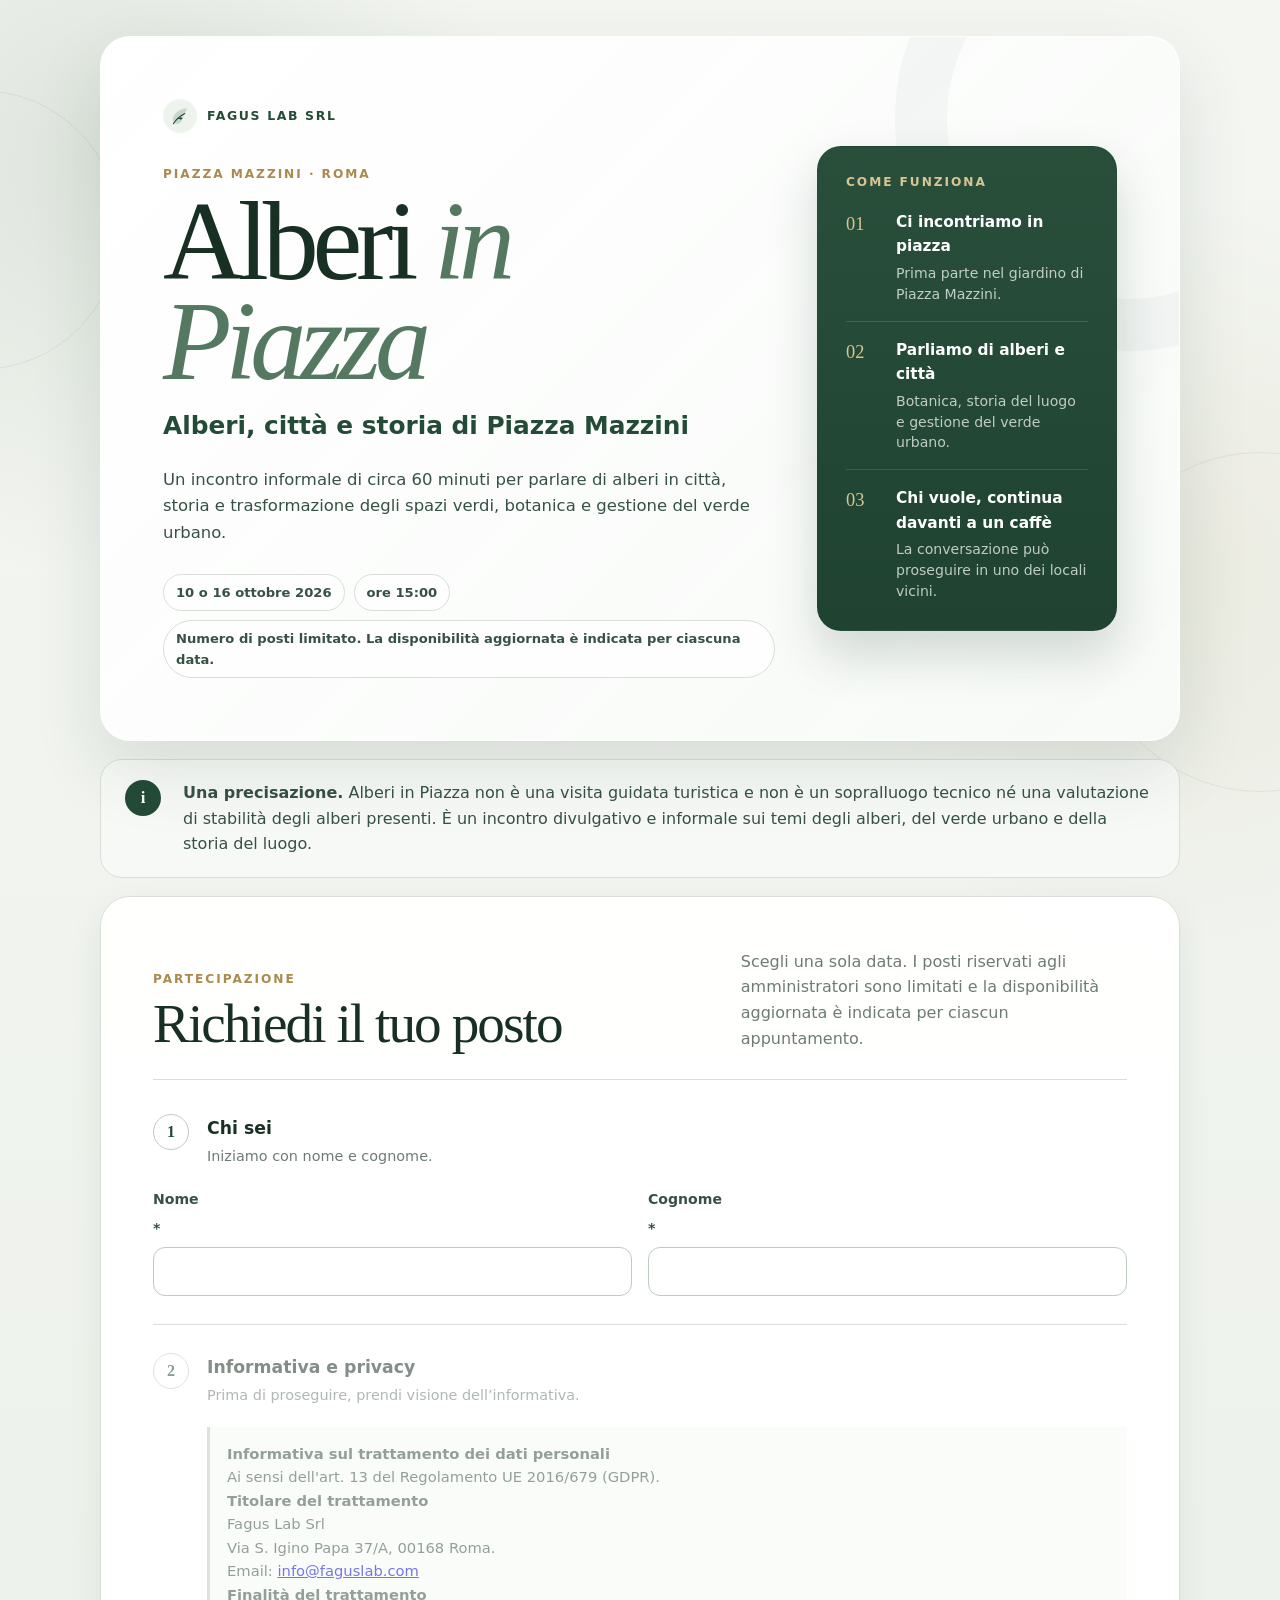
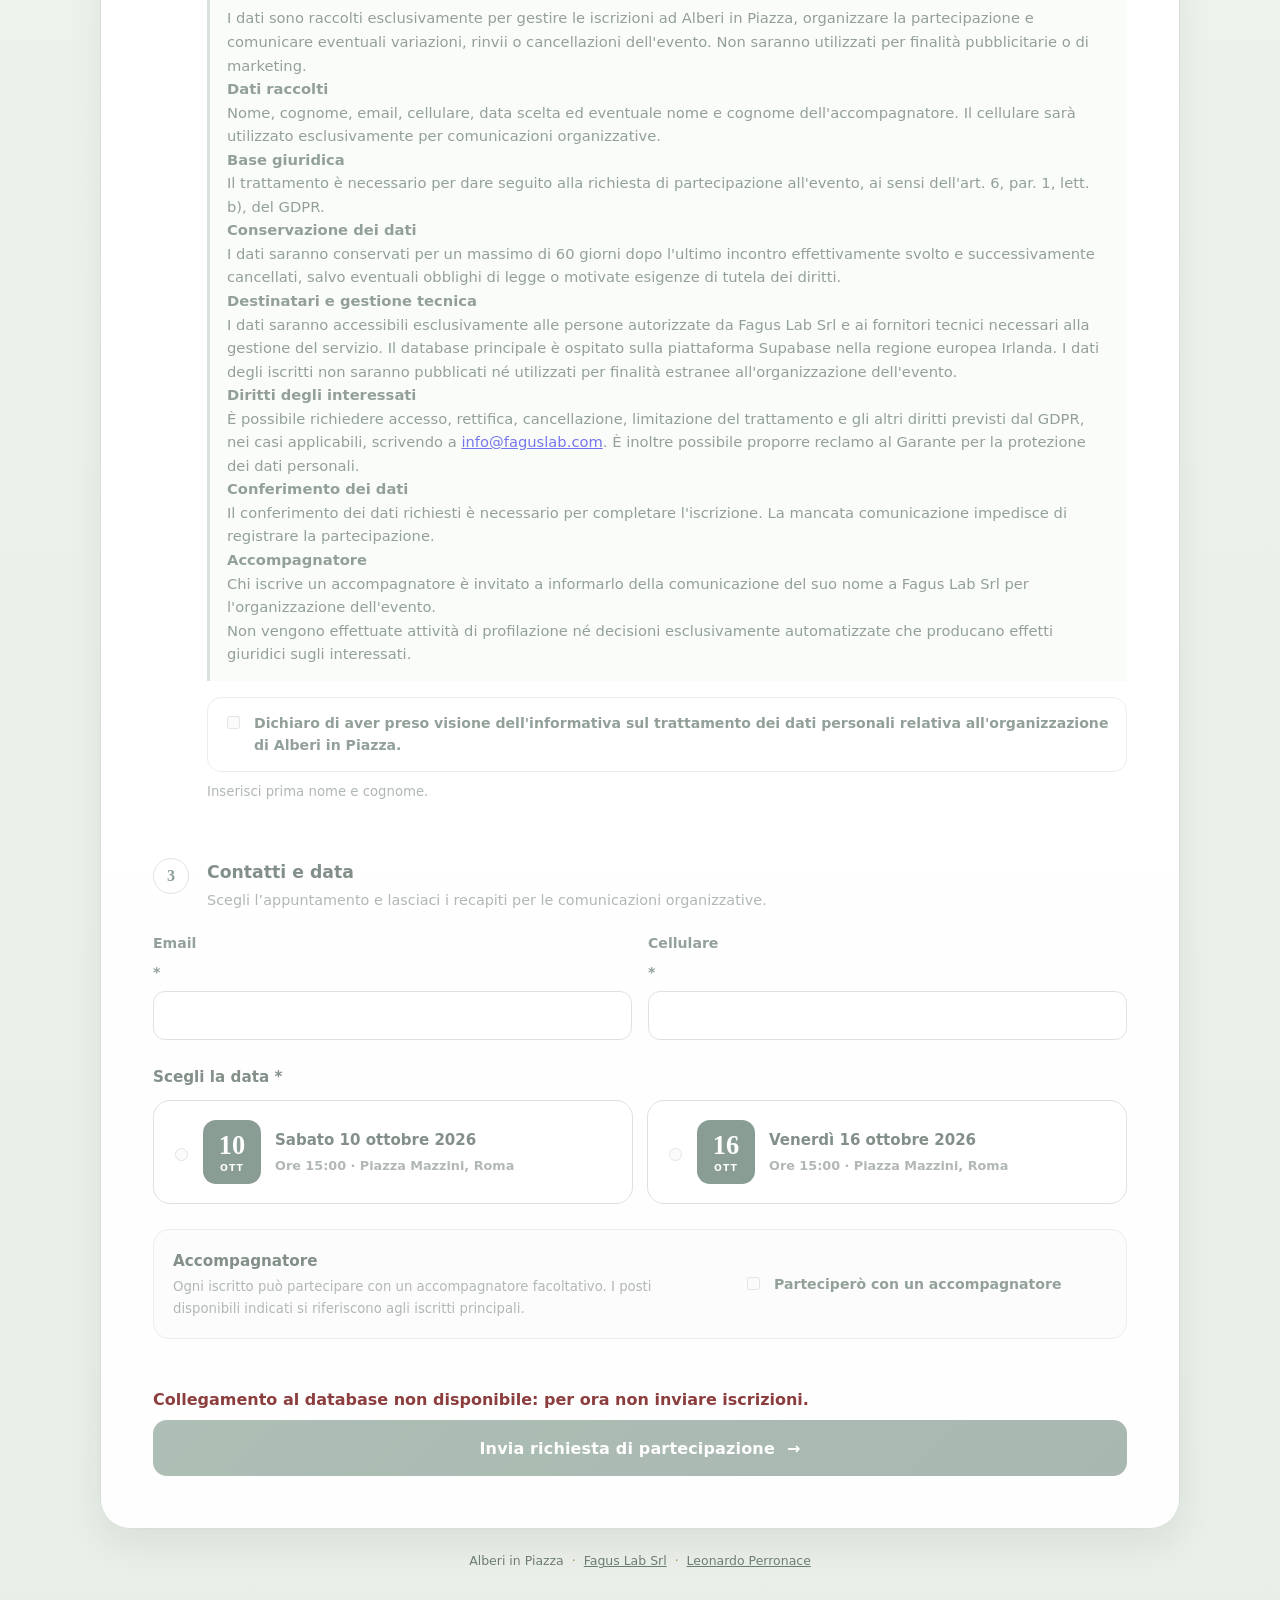
<file: index.html>
<!doctype html>
<html lang="it">
<head>
  <meta charset="utf-8" />
  <meta name="viewport" content="width=device-width, initial-scale=1" />
  <meta name="description" content="Alberi in Piazza – Alberi, città e storia di Piazza Mazzini" />
  <meta name="theme-color" content="#234b37" />
  <title>Alberi in Piazza – Piazza Mazzini</title>
  <link rel="stylesheet" href="style.css" />
</head>
<body>
  <div class="ambient ambient-one" aria-hidden="true"></div>
  <div class="ambient ambient-two" aria-hidden="true"></div>

  <main class="page-shell">
    <section class="hero" aria-labelledby="page-title">
      <div class="hero-copy">
        <div class="brand-row">
          <span class="leaf-mark" aria-hidden="true">
            <svg viewBox="0 0 48 48" role="img">
              <path d="M38.8 8.4C26.2 8.8 14.7 15.1 10.6 26.2c-2.5 6.8.4 11.7 5.3 13.2 4.9 1.5 10.2-1.2 12.8-7.8 2.1-5.3 2.9-11.6 10.1-23.2Z" fill="currentColor" opacity=".18"/>
              <path d="M10.7 39.6c5.3-8.7 12.2-15.2 22.9-20.7M20.2 29.2c2.5-.5 5-.5 7.5 0M25.7 23.5c.4 2.4.2 4.8-.4 7.1" fill="none" stroke="currentColor" stroke-width="2.1" stroke-linecap="round" stroke-linejoin="round"/>
            </svg>
          </span>
          <span>Fagus Lab Srl</span>
        </div>

        <p class="kicker">Piazza Mazzini · Roma</p>
        <h1 id="page-title">Alberi <em>in Piazza</em></h1>
        <p class="hero-subtitle">Alberi, città e storia di Piazza Mazzini</p>
        <p class="hero-intro">
          Un incontro informale di circa 60 minuti per parlare di alberi in città,
          storia e trasformazione degli spazi verdi, botanica e gestione del verde urbano.
        </p>

        <div class="hero-actions" aria-label="Informazioni principali">
          <span class="pill">10 o 16 ottobre 2026</span>
          <span class="pill">ore 15:00</span>
          <span class="pill">Numero di posti limitato. La disponibilità aggiornata è indicata per ciascuna data.</span>
        </div>
      </div>

      <aside class="event-card" aria-label="Come si svolge l'incontro">
        <p class="event-card-label">Come funziona</p>
        <div class="event-point">
          <span class="event-number">01</span>
          <div>
            <strong>Ci incontriamo in piazza</strong>
            <p>Prima parte nel giardino di Piazza Mazzini.</p>
          </div>
        </div>
        <div class="event-point">
          <span class="event-number">02</span>
          <div>
            <strong>Parliamo di alberi e città</strong>
            <p>Botanica, storia del luogo e gestione del verde urbano.</p>
          </div>
        </div>
        <div class="event-point">
          <span class="event-number">03</span>
          <div>
            <strong>Chi vuole, continua davanti a un caffè</strong>
            <p>La conversazione può proseguire in uno dei locali vicini.</p>
          </div>
        </div>
      </aside>
    </section>

    <section class="notice-card" aria-label="Precisazione importante">
      <div class="notice-icon" aria-hidden="true">i</div>
      <p>
        <strong>Una precisazione.</strong> Alberi in Piazza non è una visita guidata turistica e non è
        un sopralluogo tecnico né una valutazione di stabilità degli alberi presenti.
        È un incontro divulgativo e informale sui temi degli alberi, del verde urbano
        e della storia del luogo.
      </p>
    </section>

    <section class="registration-card" aria-labelledby="registration-title">
      <div class="section-heading">
        <div>
          <p class="section-kicker">Partecipazione</p>
          <h2 id="registration-title">Richiedi il tuo posto</h2>
        </div>
        <p>Scegli una sola data. I posti riservati agli amministratori sono limitati e la disponibilità aggiornata è indicata per ciascun appuntamento.</p>
      </div>

      <form id="registrationForm" novalidate>
        <div class="form-step">
          <div class="step-head">
            <span class="step-index">1</span>
            <div>
              <h3>Chi sei</h3>
              <p>Iniziamo con nome e cognome.</p>
            </div>
          </div>

          <div class="grid two-cols">
            <label>
              Nome <span aria-hidden="true">*</span>
              <input id="nome" name="nome" type="text" autocomplete="given-name" required />
            </label>

            <label>
              Cognome <span aria-hidden="true">*</span>
              <input id="cognome" name="cognome" type="text" autocomplete="family-name" required />
            </label>
          </div>
        </div>

        <section id="privacyStep" class="form-step step-panel is-locked" aria-live="polite">
          <div class="step-head">
            <span class="step-index">2</span>
            <div>
              <h3>Informativa e privacy</h3>
              <p>Prima di proseguire, prendi visione dell’informativa.</p>
            </div>
          </div>

          
<div class="privacy-copy">

  <p>
    <strong>Informativa sul trattamento dei dati personali</strong><br>
    Ai sensi dell'art. 13 del Regolamento UE 2016/679 (GDPR).
  </p>

  <p>
    <strong>Titolare del trattamento</strong><br>
    Fagus Lab Srl<br>
    Via S. Igino Papa 37/A, 00168 Roma.<br>
    Email:
    <a href="mailto:info@faguslab.com">info@faguslab.com</a>
  </p>

  <p>
    <strong>Finalità del trattamento</strong><br>
    I dati sono raccolti esclusivamente per gestire
    le iscrizioni ad Alberi in Piazza, organizzare
    la partecipazione e comunicare eventuali
    variazioni, rinvii o cancellazioni dell'evento.
    Non saranno utilizzati per finalità pubblicitarie
    o di marketing.
  </p>

  <p>
    <strong>Dati raccolti</strong><br>
    Nome, cognome, email, cellulare, data scelta
    ed eventuale nome e cognome dell'accompagnatore.
    Il cellulare sarà utilizzato esclusivamente
    per comunicazioni organizzative.
  </p>

  <p>
    <strong>Base giuridica</strong><br>
    Il trattamento è necessario per dare seguito
    alla richiesta di partecipazione all'evento,
    ai sensi dell'art. 6, par. 1, lett. b),
    del GDPR.
  </p>

  <p>
    <strong>Conservazione dei dati</strong><br>
    I dati saranno conservati per un massimo
    di 60 giorni dopo l'ultimo incontro
    effettivamente svolto e successivamente
    cancellati, salvo eventuali obblighi
    di legge o motivate esigenze di tutela
    dei diritti.
  </p>

  <p>
    <strong>Destinatari e gestione tecnica</strong><br>
    I dati saranno accessibili esclusivamente
    alle persone autorizzate da Fagus Lab Srl
    e ai fornitori tecnici necessari
    alla gestione del servizio.

    Il database principale è ospitato
    sulla piattaforma Supabase nella regione
    europea Irlanda.

   I dati degli iscritti non saranno pubblicati
né utilizzati per finalità estranee
all'organizzazione dell'evento.
  </p>

  <p>
    <strong>Diritti degli interessati</strong><br>
    È possibile richiedere accesso, rettifica,
    cancellazione, limitazione del trattamento
    e gli altri diritti previsti dal GDPR,
    nei casi applicabili, scrivendo a

    <a href="mailto:info@faguslab.com">info@faguslab.com</a>.

    È inoltre possibile proporre reclamo
    al Garante per la protezione dei dati personali.
  </p>

  <p>
    <strong>Conferimento dei dati</strong><br>
    Il conferimento dei dati richiesti è necessario
    per completare l'iscrizione.
    La mancata comunicazione impedisce
    di registrare la partecipazione.
  </p>

  <p>
    <strong>Accompagnatore</strong><br>
    Chi iscrive un accompagnatore è invitato
    a informarlo della comunicazione del suo nome
    a Fagus Lab Srl per l'organizzazione dell'evento.
  </p>

  <p>
    Non vengono effettuate attività di profilazione
    né decisioni esclusivamente automatizzate
    che producano effetti giuridici
    sugli interessati.
  </p>

</div>


          <label class="checkbox-row consent-box">
            <input id="privacy" name="privacy" type="checkbox" disabled required />

<span>Dichiaro di aver preso visione dell'informativa sul trattamento dei dati personali relativa all'organizzazione di Alberi in Piazza.</span>

          </label>
          <p id="privacyHint" class="hint">Inserisci prima nome e cognome.</p>
        </section>

        <fieldset id="detailsFieldset" class="form-step" disabled>
          <legend class="sr-only">Dati di contatto e data</legend>

          <div class="step-head">
            <span class="step-index">3</span>
            <div>
              <h3>Contatti e data</h3>
              <p>Scegli l’appuntamento e lasciaci i recapiti per le comunicazioni organizzative.</p>
            </div>
          </div>

          <div class="grid two-cols">
            <label>
              Email <span aria-hidden="true">*</span>
              <input id="email" name="email" type="email" autocomplete="email" required />
            </label>

            <label>
              Cellulare <span aria-hidden="true">*</span>
              <input id="cellulare" name="cellulare" type="tel" autocomplete="tel" required />
            </label>
          </div>

          <div class="field-group">
            <span class="field-title">Scegli la data <span aria-hidden="true">*</span></span>

            <div class="date-grid">
              <label class="choice-card">
                <input type="radio" name="data_evento" value="2026-10-10" required />
                <span class="date-badge"><strong>10</strong><small>OTT</small></span>
                <span class="date-copy">
                  <strong>Sabato 10 ottobre 2026</strong>
                  <small>Ore 15:00 · Piazza Mazzini, Roma</small>
                </span>
              </label>

              <label class="choice-card">
                <input type="radio" name="data_evento" value="2026-10-16" required />
                <span class="date-badge"><strong>16</strong><small>OTT</small></span>
                <span class="date-copy">
                  <strong>Venerdì 16 ottobre 2026</strong>
                  <small>Ore 15:00 · Piazza Mazzini, Roma</small>
                </span>
              </label>
            </div>
          </div>

          <div class="field-group companion-box">
            <div>
              <span class="field-title">Accompagnatore</span>
              <p class="muted compact">Ogni iscritto può partecipare con un accompagnatore facoltativo. I posti disponibili indicati si riferiscono agli iscritti principali.</p>
            </div>
            <label class="checkbox-row">
              <input id="hasCompanion" name="hasCompanion" type="checkbox" />
              <span>Parteciperò con un accompagnatore</span>
            </label>
          </div>

          <div id="companionWrap" class="conditional hidden">
            <label>
              Nome e cognome accompagnatore <span aria-hidden="true">*</span>
              <input id="companionName" name="companionName" type="text" autocomplete="off" />
            </label>
          </div>
        </fieldset>
<div id="formMessage"
     class="form-message"
     role="status"
     aria-live="polite"></div>

<button id="submitButton" type="submit" disabled>
  <span>Invia richiesta di partecipazione</span>
  <span aria-hidden="true">→</span>
</button>

</form>
</section>

<footer>
  <span>Alberi in Piazza</span>

  <span class="footer-dot">·</span>

  <a href="https://www.faguslab.com/"
     target="_blank"
     rel="noopener noreferrer"
     style="color: inherit; text-decoration: underline;">
    Fagus Lab Srl
  </a>

  <span class="footer-dot">·</span>

  <a href="https://www.perronace.it/"
     target="_blank"
     rel="noopener noreferrer"
     style="color: inherit; text-decoration: underline;">
    Leonardo Perronace
  </a>
</footer>

  </main>

<script src="app.js?v=20261005-1"></script>
</body>
</html>
</file>
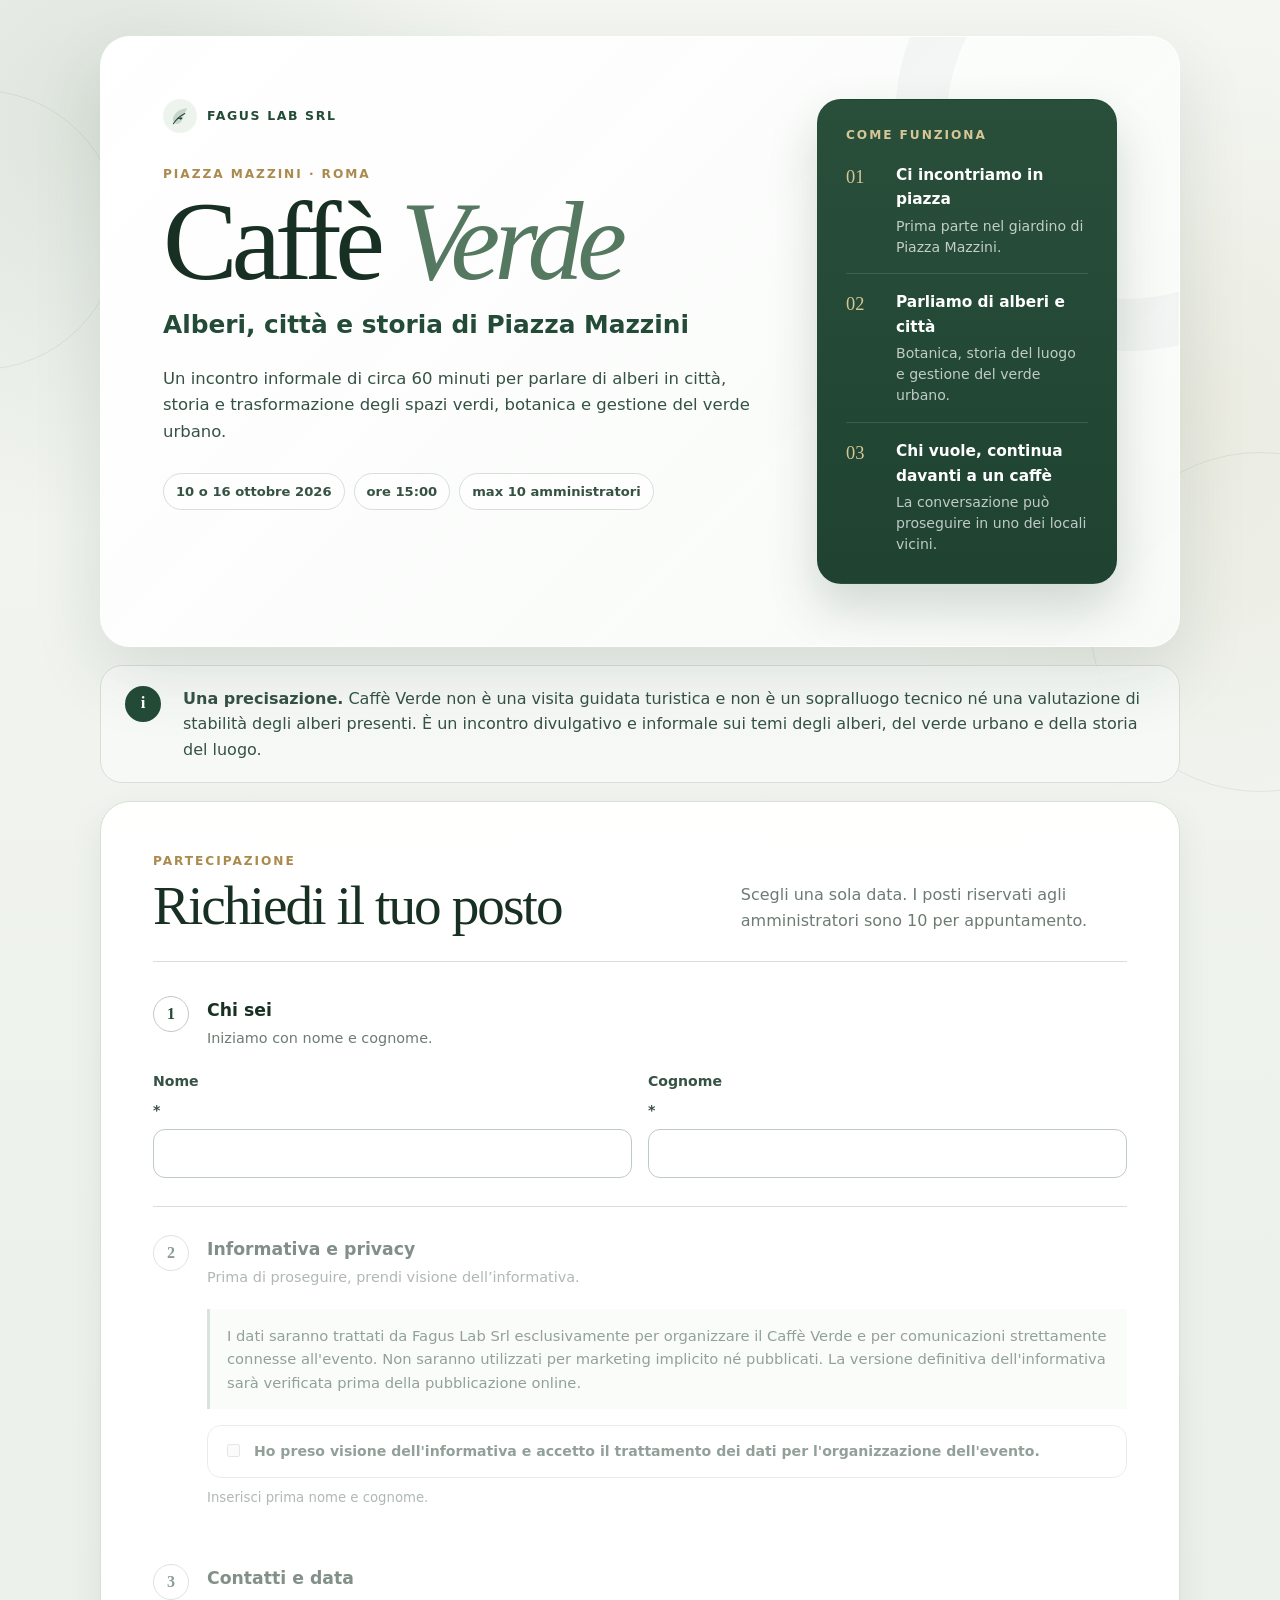
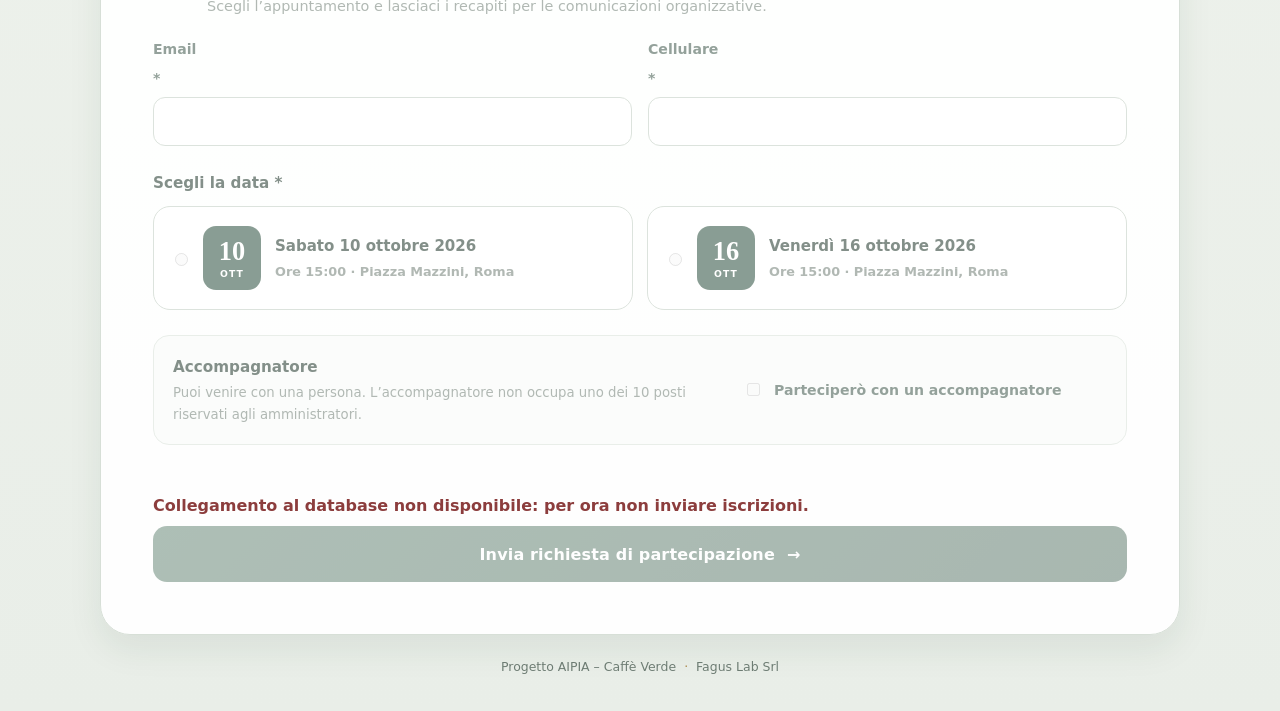
<file: index (3).html>
<!doctype html>
<html lang="it">
<head>
  <meta charset="utf-8" />
  <meta name="viewport" content="width=device-width, initial-scale=1" />
  <meta name="description" content="Caffè Verde – Alberi, città e storia di Piazza Mazzini" />
  <meta name="theme-color" content="#234b37" />
  <title>Caffè Verde – Piazza Mazzini</title>
  <link rel="stylesheet" href="style.css" />
</head>
<body>
  <div class="ambient ambient-one" aria-hidden="true"></div>
  <div class="ambient ambient-two" aria-hidden="true"></div>

  <main class="page-shell">
    <section class="hero" aria-labelledby="page-title">
      <div class="hero-copy">
        <div class="brand-row">
          <span class="leaf-mark" aria-hidden="true">
            <svg viewBox="0 0 48 48" role="img">
              <path d="M38.8 8.4C26.2 8.8 14.7 15.1 10.6 26.2c-2.5 6.8.4 11.7 5.3 13.2 4.9 1.5 10.2-1.2 12.8-7.8 2.1-5.3 2.9-11.6 10.1-23.2Z" fill="currentColor" opacity=".18"/>
              <path d="M10.7 39.6c5.3-8.7 12.2-15.2 22.9-20.7M20.2 29.2c2.5-.5 5-.5 7.5 0M25.7 23.5c.4 2.4.2 4.8-.4 7.1" fill="none" stroke="currentColor" stroke-width="2.1" stroke-linecap="round" stroke-linejoin="round"/>
            </svg>
          </span>
          <span>Fagus Lab Srl</span>
        </div>

        <p class="kicker">Piazza Mazzini · Roma</p>
        <h1 id="page-title">Caffè <em>Verde</em></h1>
        <p class="hero-subtitle">Alberi, città e storia di Piazza Mazzini</p>
        <p class="hero-intro">
          Un incontro informale di circa 60 minuti per parlare di alberi in città,
          storia e trasformazione degli spazi verdi, botanica e gestione del verde urbano.
        </p>

        <div class="hero-actions" aria-label="Informazioni principali">
          <span class="pill">10 o 16 ottobre 2026</span>
          <span class="pill">ore 15:00</span>
          <span class="pill">max 10 amministratori</span>
        </div>
      </div>

      <aside class="event-card" aria-label="Come si svolge l'incontro">
        <p class="event-card-label">Come funziona</p>
        <div class="event-point">
          <span class="event-number">01</span>
          <div>
            <strong>Ci incontriamo in piazza</strong>
            <p>Prima parte nel giardino di Piazza Mazzini.</p>
          </div>
        </div>
        <div class="event-point">
          <span class="event-number">02</span>
          <div>
            <strong>Parliamo di alberi e città</strong>
            <p>Botanica, storia del luogo e gestione del verde urbano.</p>
          </div>
        </div>
        <div class="event-point">
          <span class="event-number">03</span>
          <div>
            <strong>Chi vuole, continua davanti a un caffè</strong>
            <p>La conversazione può proseguire in uno dei locali vicini.</p>
          </div>
        </div>
      </aside>
    </section>

    <section class="notice-card" aria-label="Precisazione importante">
      <div class="notice-icon" aria-hidden="true">i</div>
      <p>
        <strong>Una precisazione.</strong> Caffè Verde non è una visita guidata turistica e non è
        un sopralluogo tecnico né una valutazione di stabilità degli alberi presenti.
        È un incontro divulgativo e informale sui temi degli alberi, del verde urbano
        e della storia del luogo.
      </p>
    </section>

    <section class="registration-card" aria-labelledby="registration-title">
      <div class="section-heading">
        <div>
          <p class="section-kicker">Partecipazione</p>
          <h2 id="registration-title">Richiedi il tuo posto</h2>
        </div>
        <p>Scegli una sola data. I posti riservati agli amministratori sono 10 per appuntamento.</p>
      </div>

      <form id="registrationForm" novalidate>
        <div class="form-step">
          <div class="step-head">
            <span class="step-index">1</span>
            <div>
              <h3>Chi sei</h3>
              <p>Iniziamo con nome e cognome.</p>
            </div>
          </div>

          <div class="grid two-cols">
            <label>
              Nome <span aria-hidden="true">*</span>
              <input id="nome" name="nome" type="text" autocomplete="given-name" required />
            </label>

            <label>
              Cognome <span aria-hidden="true">*</span>
              <input id="cognome" name="cognome" type="text" autocomplete="family-name" required />
            </label>
          </div>
        </div>

        <section id="privacyStep" class="form-step step-panel is-locked" aria-live="polite">
          <div class="step-head">
            <span class="step-index">2</span>
            <div>
              <h3>Informativa e privacy</h3>
              <p>Prima di proseguire, prendi visione dell’informativa.</p>
            </div>
          </div>

          <div class="privacy-copy">
            <p>
              I dati saranno trattati da Fagus Lab Srl esclusivamente per organizzare il Caffè Verde
              e per comunicazioni strettamente connesse all'evento. Non saranno utilizzati per marketing
              implicito né pubblicati. La versione definitiva dell'informativa sarà verificata prima
              della pubblicazione online.
            </p>
          </div>

          <label class="checkbox-row consent-box">
            <input id="privacy" name="privacy" type="checkbox" disabled required />
            <span>Ho preso visione dell'informativa e accetto il trattamento dei dati per l'organizzazione dell'evento.</span>
          </label>
          <p id="privacyHint" class="hint">Inserisci prima nome e cognome.</p>
        </section>

        <fieldset id="detailsFieldset" class="form-step" disabled>
          <legend class="sr-only">Dati di contatto e data</legend>

          <div class="step-head">
            <span class="step-index">3</span>
            <div>
              <h3>Contatti e data</h3>
              <p>Scegli l’appuntamento e lasciaci i recapiti per le comunicazioni organizzative.</p>
            </div>
          </div>

          <div class="grid two-cols">
            <label>
              Email <span aria-hidden="true">*</span>
              <input id="email" name="email" type="email" autocomplete="email" required />
            </label>

            <label>
              Cellulare <span aria-hidden="true">*</span>
              <input id="cellulare" name="cellulare" type="tel" autocomplete="tel" required />
            </label>
          </div>

          <div class="field-group">
            <span class="field-title">Scegli la data <span aria-hidden="true">*</span></span>

            <div class="date-grid">
              <label class="choice-card">
                <input type="radio" name="data_evento" value="2026-10-10" required />
                <span class="date-badge"><strong>10</strong><small>OTT</small></span>
                <span class="date-copy">
                  <strong>Sabato 10 ottobre 2026</strong>
                  <small>Ore 15:00 · Piazza Mazzini, Roma</small>
                </span>
              </label>

              <label class="choice-card">
                <input type="radio" name="data_evento" value="2026-10-16" required />
                <span class="date-badge"><strong>16</strong><small>OTT</small></span>
                <span class="date-copy">
                  <strong>Venerdì 16 ottobre 2026</strong>
                  <small>Ore 15:00 · Piazza Mazzini, Roma</small>
                </span>
              </label>
            </div>
          </div>

          <div class="field-group companion-box">
            <div>
              <span class="field-title">Accompagnatore</span>
              <p class="muted compact">Puoi venire con una persona. L’accompagnatore non occupa uno dei 10 posti riservati agli amministratori.</p>
            </div>
            <label class="checkbox-row">
              <input id="hasCompanion" name="hasCompanion" type="checkbox" />
              <span>Parteciperò con un accompagnatore</span>
            </label>
          </div>

          <div id="companionWrap" class="conditional hidden">
            <label>
              Nome e cognome accompagnatore <span aria-hidden="true">*</span>
              <input id="companionName" name="companionName" type="text" autocomplete="off" />
            </label>
          </div>
        </fieldset>

        <div id="formMessage" class="form-message" role="status" aria-live="polite"></div>

        <button id="submitButton" type="submit" disabled>
          <span>Invia richiesta di partecipazione</span>
          <span aria-hidden="true">→</span>
        </button>
      </form>
    </section>

    <footer>
      <span>Progetto AIPIA – Caffè Verde</span>
      <span class="footer-dot">·</span>
      <span>Fagus Lab Srl</span>
    </footer>
  </main>

  <script src="app.js"></script>
</body>
</html>
</file>
<file: style.css>
:root {
  --bg: #eef2ec;
  --bg-deep: #e1e8df;
  --surface: rgba(255, 255, 255, .94);
  --surface-solid: #ffffff;
  --text: #183024;
  --text-soft: #365244;
  --muted: #6d7c73;
  --border: #d7dfd7;
  --border-strong: #becbbf;
  --accent: #234b37;
  --accent-2: #547860;
  --accent-soft: #edf4ee;
  --accent-pale: #f7faf7;
  --gold: #aa8a4d;
  --danger: #8c3d3d;
  --success: #2d6846;
  --shadow-lg: 0 28px 70px rgba(28, 60, 42, .12);
  --shadow-md: 0 14px 34px rgba(28, 60, 42, .08);
  --radius-xl: 30px;
  --radius-lg: 22px;
  --radius-md: 16px;
}

* { box-sizing: border-box; }

html { scroll-behavior: smooth; }

body {
  margin: 0;
  min-height: 100vh;
  font-family: Inter, ui-sans-serif, system-ui, -apple-system, BlinkMacSystemFont, "Segoe UI", sans-serif;
  background:
    radial-gradient(circle at 8% 5%, rgba(113, 145, 118, .17), transparent 26rem),
    radial-gradient(circle at 92% 18%, rgba(181, 163, 111, .12), transparent 24rem),
    linear-gradient(180deg, #f4f6f2 0%, var(--bg) 48%, #e9eee8 100%);
  color: var(--text);
  line-height: 1.6;
  overflow-x: hidden;
}

.ambient {
  position: fixed;
  z-index: -1;
  width: 280px;
  height: 280px;
  border: 1px solid rgba(35, 75, 55, .08);
  border-radius: 50%;
  pointer-events: none;
}

.ambient-one {
  top: 90px;
  left: -160px;
}

.ambient-two {
  right: -150px;
  bottom: 12%;
  width: 340px;
  height: 340px;
}

.page-shell {
  width: min(1080px, calc(100% - 34px));
  margin: 36px auto 24px;
}

.hero {
  position: relative;
  display: grid;
  grid-template-columns: minmax(0, 1.35fr) minmax(300px, .65fr);
  gap: 42px;
  padding: clamp(30px, 5vw, 62px);
  border: 1px solid rgba(255, 255, 255, .82);
  border-radius: var(--radius-xl);
  background:
    linear-gradient(135deg, rgba(255, 255, 255, .97), rgba(247, 250, 247, .94)),
    var(--surface-solid);
  box-shadow: var(--shadow-lg);
  overflow: hidden;
}

.hero::after {
  content: "";
  position: absolute;
  width: 360px;
  height: 360px;
  right: -180px;
  top: -150px;
  border-radius: 50%;
  border: 52px solid rgba(35, 75, 55, .035);
  pointer-events: none;
}

.hero-copy { position: relative; z-index: 1; }

.brand-row {
  display: inline-flex;
  align-items: center;
  gap: 10px;
  margin-bottom: 34px;
  color: var(--accent);
  font-size: .78rem;
  font-weight: 800;
  letter-spacing: .13em;
  text-transform: uppercase;
}

.leaf-mark {
  width: 34px;
  height: 34px;
  display: grid;
  place-items: center;
  border-radius: 50%;
  background: var(--accent-soft);
}

.leaf-mark svg { width: 24px; height: 24px; }

.kicker,
.section-kicker,
.event-card-label {
  margin: 0 0 9px;
  color: var(--gold);
  font-size: .76rem;
  line-height: 1.2;
  font-weight: 800;
  letter-spacing: .16em;
  text-transform: uppercase;
}

.hero h1 {
  margin: 0;
  font-family: Georgia, "Times New Roman", serif;
  font-size: clamp(3.6rem, 9vw, 7rem);
  line-height: .9;
  font-weight: 500;
  letter-spacing: -.055em;
}

.hero h1 em {
  color: var(--accent-2);
  font-weight: 500;
}

.hero-subtitle {
  max-width: 700px;
  margin: 18px 0 0;
  color: var(--accent);
  font-size: clamp(1.15rem, 2.5vw, 1.55rem);
  line-height: 1.32;
  font-weight: 720;
}

.hero-intro {
  max-width: 660px;
  margin: 24px 0 0;
  color: var(--text-soft);
  font-size: 1.03rem;
}

.hero-actions {
  display: flex;
  flex-wrap: wrap;
  gap: 9px;
  margin-top: 28px;
}

.pill {
  display: inline-flex;
  align-items: center;
  min-height: 34px;
  padding: 7px 12px;
  border: 1px solid var(--border);
  border-radius: 999px;
  background: rgba(255, 255, 255, .72);
  color: var(--text-soft);
  font-size: .82rem;
  font-weight: 700;
}

.event-card {
  align-self: center;
  position: relative;
  z-index: 1;
  padding: 28px;
  border: 1px solid rgba(35, 75, 55, .1);
  border-radius: 24px;
  background: linear-gradient(180deg, #294f3b 0%, #1f4231 100%);
  color: white;
  box-shadow: 0 24px 50px rgba(25, 55, 38, .18);
}

.event-card-label { color: #d7c695; margin-bottom: 20px; }

.event-point {
  display: grid;
  grid-template-columns: 36px 1fr;
  gap: 14px;
  padding: 16px 0;
  border-top: 1px solid rgba(255, 255, 255, .12);
}

.event-point:first-of-type { border-top: 0; padding-top: 0; }
.event-point:last-child { padding-bottom: 0; }

.event-number {
  color: #d7c695;
  font-family: Georgia, "Times New Roman", serif;
  font-size: 1.15rem;
}

.event-point strong {
  display: block;
  margin-bottom: 4px;
  font-size: .96rem;
}

.event-point p {
  margin: 0;
  color: rgba(255, 255, 255, .72);
  font-size: .88rem;
  line-height: 1.48;
}

.notice-card {
  display: grid;
  grid-template-columns: 42px 1fr;
  gap: 16px;
  align-items: start;
  margin: 18px 0;
  padding: 20px 24px;
  border: 1px solid #d7dfd6;
  border-radius: var(--radius-lg);
  background: rgba(248, 250, 247, .88);
}

.notice-card p { margin: 0; color: var(--text-soft); }

.notice-icon {
  width: 36px;
  height: 36px;
  display: grid;
  place-items: center;
  border-radius: 50%;
  background: var(--accent);
  color: white;
  font-family: Georgia, "Times New Roman", serif;
  font-size: 1.05rem;
  font-weight: 700;
}

.registration-card {
  padding: clamp(26px, 5vw, 52px);
  border: 1px solid var(--border);
  border-radius: var(--radius-xl);
  background: var(--surface);
  box-shadow: var(--shadow-md);
}

.section-heading {
  display: grid;
  grid-template-columns: minmax(0, 1fr) minmax(250px, .7fr);
  gap: 36px;
  align-items: end;
  padding-bottom: 28px;
  border-bottom: 1px solid var(--border);
}

.section-heading h2 {
  margin: 0;
  font-family: Georgia, "Times New Roman", serif;
  font-size: clamp(2.1rem, 5vw, 3.45rem);
  line-height: 1;
  font-weight: 500;
  letter-spacing: -.035em;
}

.section-heading > p {
  margin: 0;
  color: var(--muted);
}

form { margin-top: 6px; }

.form-step {
  margin: 0;
  padding: 28px 0;
  border: 0;
  border-bottom: 1px solid var(--border);
}

.form-step:last-of-type { border-bottom: 0; }

.step-head {
  display: grid;
  grid-template-columns: 40px 1fr;
  gap: 14px;
  align-items: start;
  margin-bottom: 20px;
}

.step-index {
  width: 36px;
  height: 36px;
  display: grid;
  place-items: center;
  border: 1px solid var(--border-strong);
  border-radius: 50%;
  color: var(--accent);
  font-family: Georgia, "Times New Roman", serif;
  font-weight: 700;
  background: white;
}

.step-head h3 {
  margin: 1px 0 2px;
  font-size: 1.08rem;
}

.step-head p {
  margin: 0;
  color: var(--muted);
  font-size: .9rem;
}

.step-panel.is-locked,
fieldset:disabled {
  opacity: .54;
  filter: grayscale(.08);
}

.privacy-copy {
  margin: 0 0 16px 54px;
  padding: 15px 17px;
  border-left: 3px solid #b9cabd;
  background: var(--accent-pale);
  color: var(--text-soft);
  font-size: .92rem;
}

.privacy-copy p { margin: 0; }

.grid {
  display: grid;
  gap: 16px;
}

.two-cols { grid-template-columns: repeat(2, minmax(0, 1fr)); }

label {
  display: grid;
  gap: 7px;
  color: var(--text-soft);
  font-size: .88rem;
  font-weight: 760;
}

input[type="text"],
input[type="email"],
input[type="tel"] {
  width: 100%;
  min-height: 49px;
  padding: 12px 14px;
  border: 1px solid var(--border-strong);
  border-radius: 12px;
  background: #fff;
  color: var(--text);
  font: inherit;
  transition: border-color .18s ease, box-shadow .18s ease, background .18s ease;
}

input[type="text"]:hover,
input[type="email"]:hover,
input[type="tel"]:hover {
  border-color: #9cad9e;
}

input:focus-visible,
button:focus-visible {
  outline: none;
  border-color: var(--accent-2);
  box-shadow: 0 0 0 4px rgba(84, 120, 96, .13);
}

.checkbox-row,
.choice-card {
  color: var(--text-soft);
}

.checkbox-row {
  display: flex;
  align-items: flex-start;
  gap: 11px;
  font-weight: 560;
}

.checkbox-row input,
.choice-card input {
  margin-top: 4px;
  flex: 0 0 auto;
  accent-color: var(--accent);
}

.consent-box {
  margin-left: 54px;
  padding: 14px 15px;
  border: 1px solid var(--border);
  border-radius: 14px;
  background: white;
}

.hint {
  margin: 9px 0 0 54px;
  color: var(--muted);
  font-size: .83rem;
}

.field-group { margin-top: 25px; }

.field-title {
  display: block;
  margin-bottom: 11px;
  color: var(--text);
  font-size: .95rem;
  font-weight: 800;
}

.date-grid {
  display: grid;
  grid-template-columns: repeat(2, minmax(0, 1fr));
  gap: 14px;
}

.choice-card {
  position: relative;
  display: grid;
  grid-template-columns: auto 60px 1fr;
  gap: 12px;
  align-items: center;
  min-height: 104px;
  padding: 16px;
  border: 1px solid var(--border-strong);
  border-radius: 17px;
  background: white;
  cursor: pointer;
  transition: transform .18s ease, border-color .18s ease, box-shadow .18s ease, background .18s ease;
}

.choice-card:hover {
  transform: translateY(-1px);
  border-color: #9cad9e;
  box-shadow: 0 9px 22px rgba(35, 75, 55, .06);
}

.choice-card:has(input:checked) {
  border-color: var(--accent);
  background: var(--accent-soft);
  box-shadow: 0 10px 24px rgba(35, 75, 55, .08);
}

.date-badge {
  width: 58px;
  height: 64px;
  display: grid;
  align-content: center;
  justify-items: center;
  border-radius: 13px;
  background: var(--accent);
  color: white;
  line-height: 1;
}

.date-badge strong {
  font-family: Georgia, "Times New Roman", serif;
  font-size: 1.65rem;
  font-weight: 600;
}

.date-badge small {
  margin-top: 4px;
  font-size: .58rem;
  letter-spacing: .12em;
  font-weight: 800;
}

.date-copy {
  display: grid;
  gap: 4px;
}

.date-copy strong {
  color: var(--text);
  font-size: .94rem;
}

.date-copy small {
  color: var(--muted);
  font-size: .8rem;
}

.companion-box {
  display: grid;
  grid-template-columns: minmax(0, 1.2fr) minmax(280px, .8fr);
  gap: 24px;
  align-items: center;
  padding: 19px;
  border: 1px solid var(--border);
  border-radius: 16px;
  background: var(--accent-pale);
}

.companion-box .field-title { margin-bottom: 3px; }
.compact { margin: 0; font-size: .83rem; }
.muted { color: var(--muted); }

.conditional { margin-top: 16px; }
.hidden { display: none; }

.form-message {
  min-height: 25px;
  margin-top: 20px;
  font-weight: 700;
}

.form-message.error { color: var(--danger); }
.form-message.success { color: var(--success); }

button {
  width: 100%;
  min-height: 56px;
  display: flex;
  align-items: center;
  justify-content: center;
  gap: 12px;
  margin-top: 8px;
  padding: 15px 20px;
  border: 0;
  border-radius: 14px;
  background: linear-gradient(135deg, #2c5942, #1f4633);
  color: white;
  font: inherit;
  font-weight: 800;
  letter-spacing: .01em;
  cursor: pointer;
  box-shadow: 0 13px 28px rgba(35, 75, 55, .18);
  transition: transform .18s ease, box-shadow .18s ease, opacity .18s ease;
}

button:not(:disabled):hover {
  transform: translateY(-1px);
  box-shadow: 0 17px 34px rgba(35, 75, 55, .22);
}

button:disabled {
  cursor: not-allowed;
  opacity: .38;
  box-shadow: none;
}

footer {
  display: flex;
  justify-content: center;
  flex-wrap: wrap;
  gap: 8px;
  padding: 22px 10px 10px;
  color: var(--muted);
  font-size: .78rem;
}

.footer-dot { color: var(--gold); }

.sr-only {
  position: absolute;
  width: 1px;
  height: 1px;
  padding: 0;
  margin: -1px;
  overflow: hidden;
  clip: rect(0, 0, 0, 0);
  white-space: nowrap;
  border: 0;
}

@media (max-width: 860px) {
  .hero {
    grid-template-columns: 1fr;
    gap: 28px;
  }

  .event-card { max-width: 620px; }
  .section-heading { grid-template-columns: 1fr; gap: 14px; }
  .date-grid { grid-template-columns: 1fr; }
  .companion-box { grid-template-columns: 1fr; gap: 14px; }
}

@media (max-width: 680px) {
  .page-shell {
    width: min(100% - 18px, 1080px);
    margin: 10px auto 18px;
  }

  .hero,
  .registration-card {
    border-radius: 22px;
    padding: 22px;
  }

  .brand-row { margin-bottom: 26px; }
  .hero h1 { font-size: clamp(3.35rem, 17vw, 5rem); }
  .hero-intro { font-size: .96rem; }
  .hero-actions { gap: 7px; }
  .pill { font-size: .76rem; }

  .event-card {
    padding: 22px;
    border-radius: 18px;
  }

  .notice-card {
    grid-template-columns: 34px 1fr;
    padding: 17px;
    border-radius: 18px;
  }

  .notice-icon {
    width: 30px;
    height: 30px;
  }

  .two-cols { grid-template-columns: 1fr; }
  .form-step { padding: 24px 0; }
  .step-head { grid-template-columns: 36px 1fr; gap: 11px; }
  .step-index { width: 32px; height: 32px; }

  .privacy-copy,
  .consent-box,
  .hint { margin-left: 0; }

  .choice-card {
    grid-template-columns: auto 52px 1fr;
    min-height: 96px;
    padding: 13px;
  }

  .date-badge {
    width: 50px;
    height: 57px;
  }

  .date-badge strong { font-size: 1.45rem; }
  .date-copy strong { font-size: .88rem; }
  .date-copy small { font-size: .75rem; }
}

@media (prefers-reduced-motion: reduce) {
  *, *::before, *::after {
    scroll-behavior: auto !important;
    transition: none !important;
  }
}
</file>
